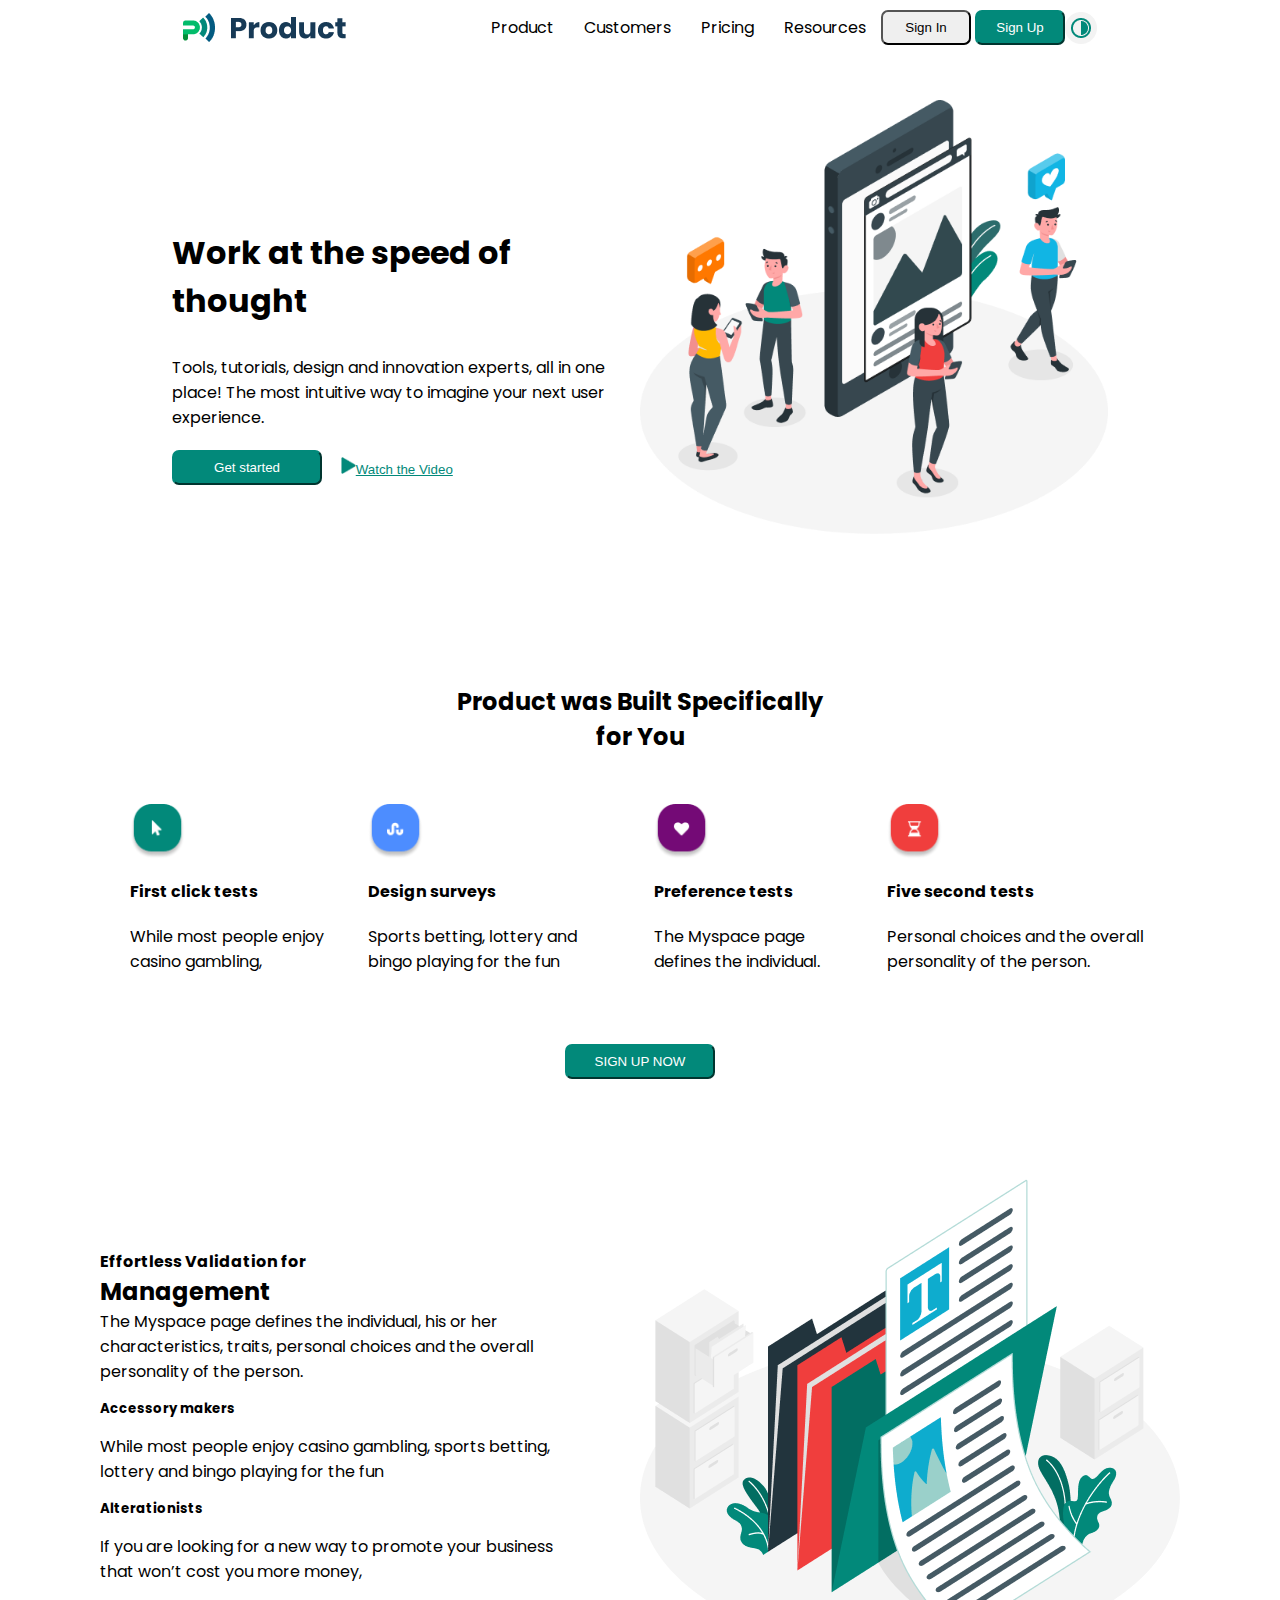
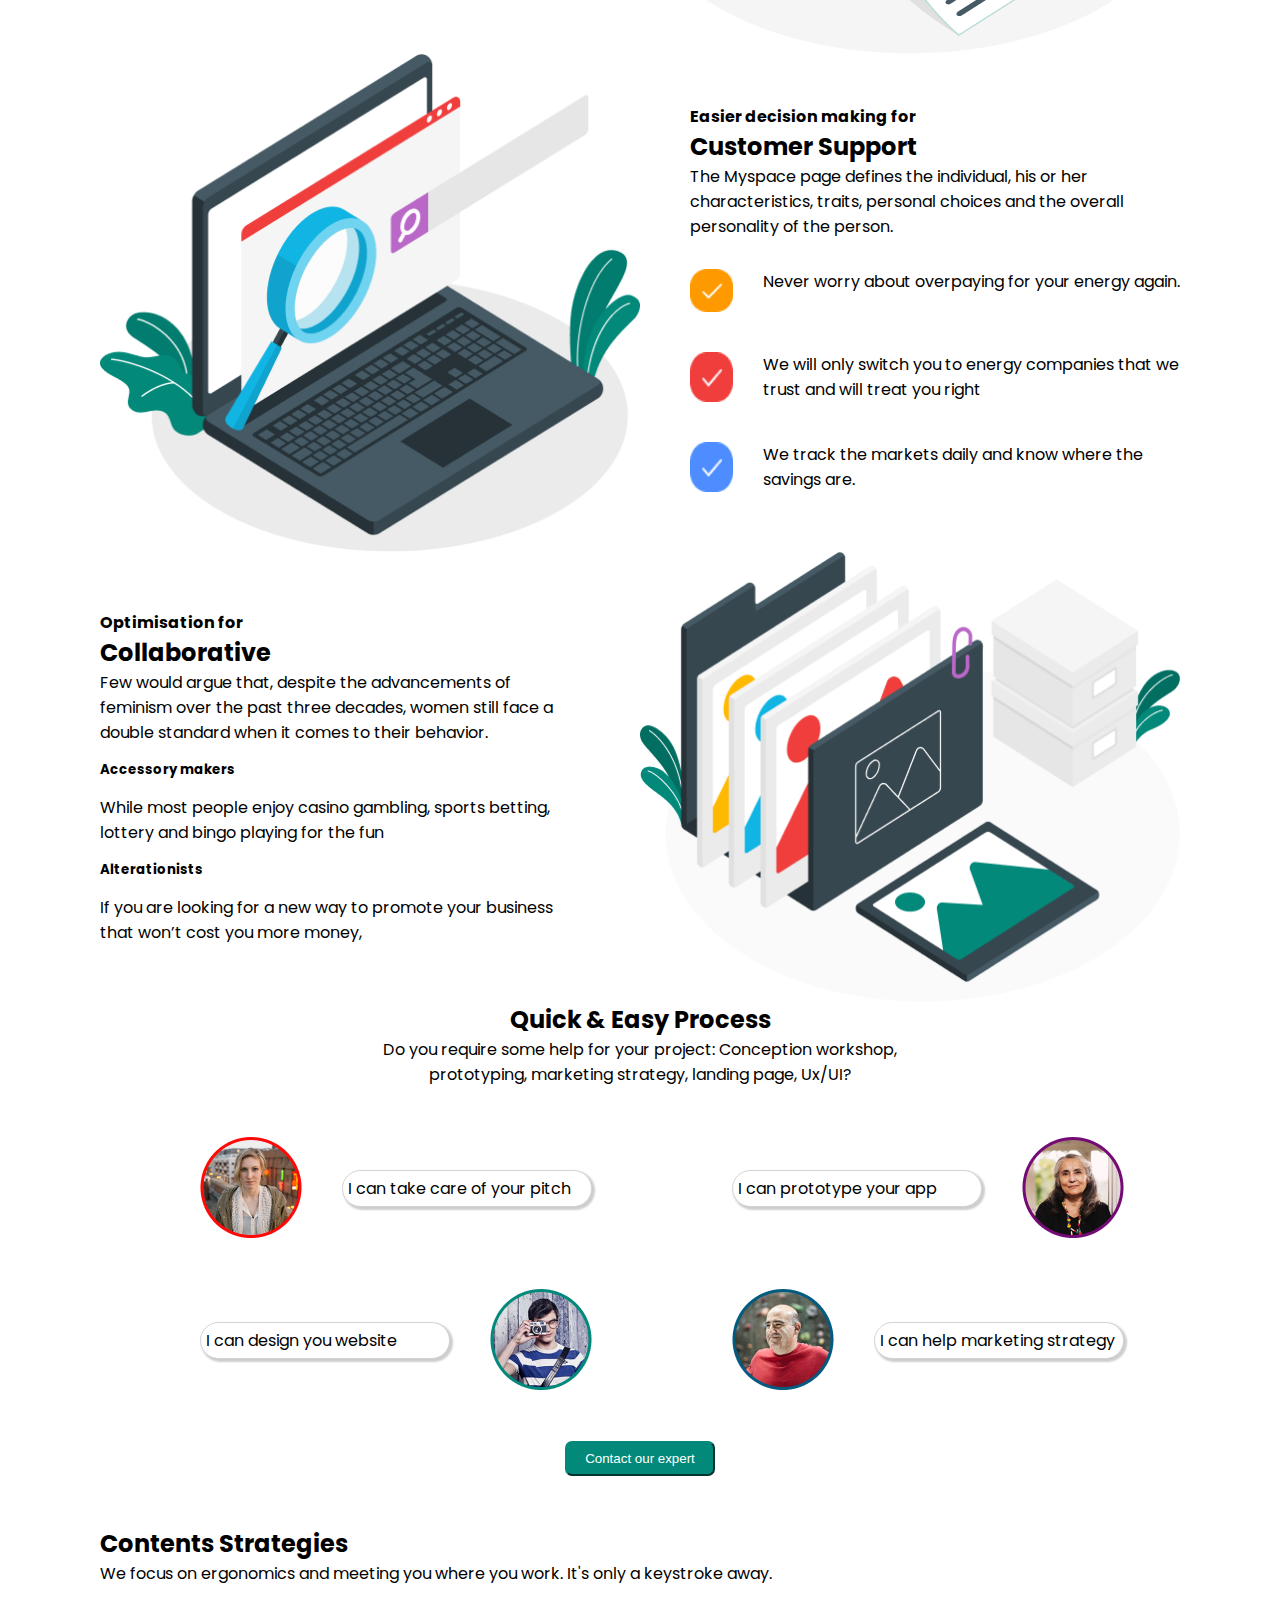
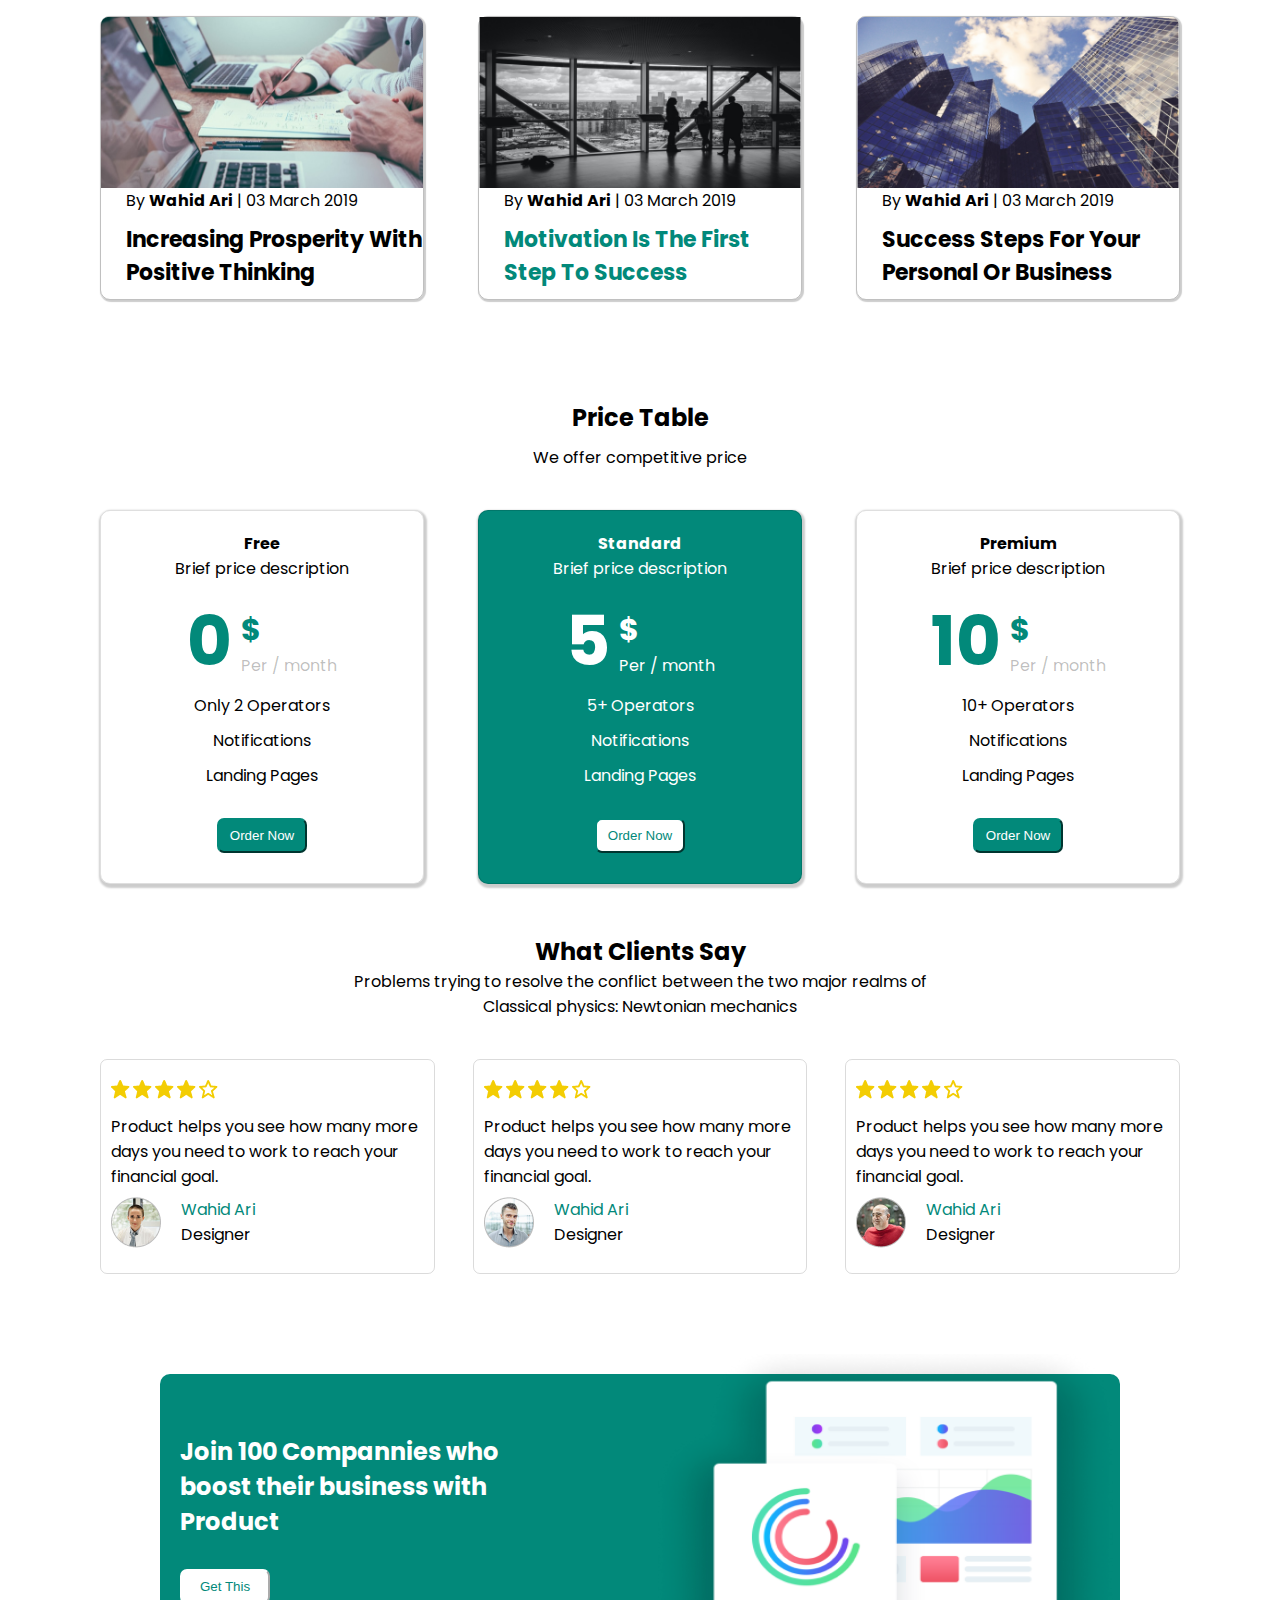
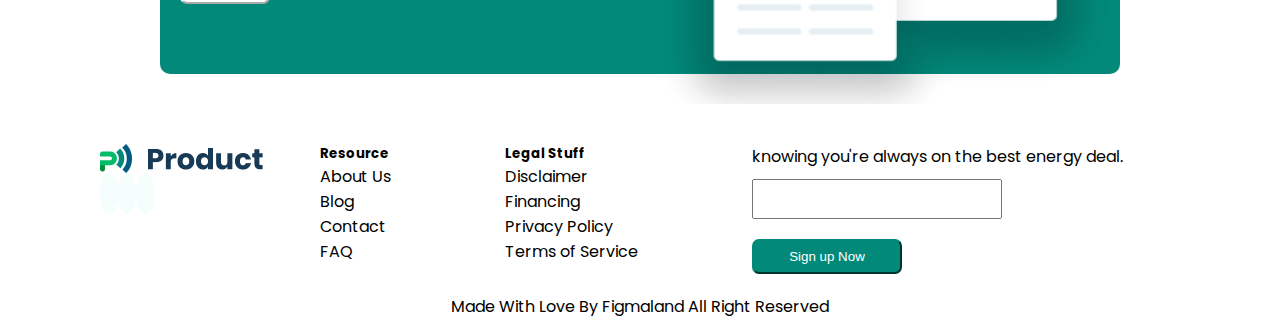
<file: index.html>
<!DOCTYPE html>
<html lang="en">

<head>
    <meta charset="UTF-8">
    <meta http-equiv="X-UA-Compatible" content="IE=edge">
    <meta name="viewport" content="width=device-width, initial-scale=1.0">
    <link rel="stylesheet" href="/css/style.min.css">
    <link rel="shortcut icon" href="/image/logo.png" type="image/x-icon">
    <link rel="preconnect" href="https://fonts.googleapis.com">
    <link rel="preconnect" href="https://fonts.gstatic.com" crossorigin>
    <link href="https://fonts.googleapis.com/css2?family=Poppins:wght@400;700&display=swap" rel="stylesheet">
    <link rel="stylesheet" href="https://cdnjs.cloudflare.com/ajax/libs/font-awesome/6.1.2/css/all.min.css"
        integrity="sha512-1sCRPdkRXhBV2PBLUdRb4tMg1w2YPf37qatUFeS7zlBy7jJI8Lf4VHwWfZZfpXtYSLy85pkm9GaYVYMfw5BC1A=="
        crossorigin="anonymous" referrerpolicy="no-referrer" />
    <title>Product</title>
</head>

<body>
    <div class="container">
        <header class="header">
            <a class="logo-link" href="/index.html"><img class="logo" src="/image/logi.png" alt=""></a>
            <ul class="nav">
                <li class="nav-item"><a class="nav-link" href="/index.html">Product</a></li>
                <li class="nav-item"><a class="nav-link" href="#">Customers</a></li>
                <li class="nav-item"><a class="nav-link" href="/price.html">Pricing</a></li>
                <li class="nav-item"><a class="nav-link" href="#">Resources</a></li>
                <form class="form1" action="get">
                    <button class="white">Sign In</button>
                    <button class="green">Sign Up</button>
                </form>
                <img class="frame" src="/image/frame.png" alt="">
            </ul>

        </header>
        <main class="main">
            <section class="hero">
                <div class="div1">
                    <h1 class="h1">Work at the speed
                        of thought</h1>
                    <p class="hero-text">Tools, tutorials, design and innovation experts, all in one place! The most
                        intuitive way to imagine your next user experience.</p>
                    <form class="form2" action="post">
                        <button class="green2">Get started</button>
                        <button class="white2"><img class="button" src="/image/button2.png" alt="">Watch the
                            Video</button>
                    </form>
                </div>
                <img class="hero-img" src="/image/amico.png" alt="">
            </section>
            <section class="product">
                <div class="sarlavhalar">
                    <h2 class="h2">Product was Built Specifically
                        for You</h2>
                </div>
                <ul class="product-ul">
                    <li class="product-item"><img class="product-img" src="/image/icon.png" alt="">
                        <h4 class="h4">First click tests</h4>
                        <p class="product-text">While most people enjoy casino gambling,</p>
                    </li>
                    <li class="product-item"><img class="product-img" src="/image/2.png" alt="">
                        <h4 class="h4">Design surveys</h4>
                        <p class="product-text">Sports betting, lottery and bingo playing for the fun</p>
                    </li>
                    <li class="product-item"><img class="product-img" src="/image/icon(3).png" alt="">
                        <h4 class="h4">Preference tests</h4>
                        <p class="product-text">The Myspace page defines the individual.</p>
                    </li>
                    <li class="product-item"><img class="product-img" src="/image/icon(4).png" alt="">
                        <h4 class="h4">Five second tests</h4>
                        <p class="product-text">Personal choices and the overall personality of the person. </p>
                    </li>
                </ul>
                <form action="post" class="form3">
                    <button class="green2">SIGN UP NOW</button>
                </form>
            </section>
            <section class="managment">
                <div class="div4">
                    <div class="div3">
                        <span class="text">Effortless Validation for</span>
                        <h3 class="h3">Management</h3>
                        <p class="managment-text">The Myspace page defines the individual, his or her characteristics,
                            traits, personal choices and the overall personality of the person. </p>
                        <h5 class="h5">Accessory makers</h5>
                        <p class="managment-text">While most people enjoy casino gambling, sports betting, lottery and
                            bingo playing for the fun</p>
                        <h5 class="h5">Alterationists</h5>
                        <p class="managment-text">If you are looking for a new way to promote your business that won’t
                            cost you more money, </p>
                    </div>
                    <img class="managment-img" src="/image/imf1.png" alt="">
                </div>
                <div class="div4">
                    <img class="managment-img" src="/image/imf2.png" style="margin-right: 50px;" alt="">
                    <div class="div3">

                        <span class="text">Easier decision making for</span>
                        <h3 class="h3">Customer Support</h3>
                        <p class="managment-text">The Myspace page defines the individual, his or her characteristics,
                            traits, personal choices and the overall personality of the person. </p>
                        <div class="div5">
                            <img class="managment-img2" src="/image/icons1.png" alt="">
                            <p class="managment-text">Never worry about overpaying for your energy again. </p>
                        </div>
                        <div class="div5">
                            <img class="managment-img2" src="/image/icons2.png" alt="">
                            <p class="managment-text">We will only switch you to energy companies that we trust and will
                                treat
                                you right</p>
                        </div>
                        <div class="div5">
                            <img class="managment-img2" src="image/icons3.png" alt="">
                            <p class="managment-text">We track the markets daily and know where the savings are.</p>
                        </div>
                    </div>

                </div>
                <div class="div4">
                    <div class="div3">
                        <span class="text">Optimisation for</span>
                        <h3 class="h3">Collaborative</h3>
                        <p class="managment-text">Few would argue that, despite the advancements of feminism over the
                            past three decades, women still face a double standard when it comes to their behavior. </p>
                        <h5 class="h5">Accessory makers</h5>
                        <p class="managment-text">While most people enjoy casino gambling, sports betting, lottery and
                            bingo playing for the fun</p>
                        <h5 class="h5">Alterationists</h5>
                        <p class="managment-text">If you are looking for a new way to promote your business that won’t
                            cost you more money, </p>
                    </div>
                    <img class="managment-img" src="/image/imf3.png" alt="">
                </div>

            </section>
            <section class="quick">
                <div class="sarlavhalar2">
                    <h2 class="h2">Quick & Easy Process</h2>
                    <p class="quick-text">Do you require some help for your project: Conception workshop,
                        prototyping, marketing strategy, landing page, Ux/UI?</p>
                </div>
                <div class="div7">
                    <div class="div6">
                        <img class="quick-img" src="/image/Avator.png" alt="">
                        <span class="quick-spans">I can take care of your pitch</span>
                    </div>
                    <div class="div6">
                        <span class="quick-span">I can prototype your app</span>
                        <img class="quick-img" src="/image/Avator2.png" alt="">
                    </div>
                </div>
                <div class="div7">
                    <div class="div6">
                        <span class="quick-span">I can design you website</span>
                        <img class="quick-imgs" src="/image/Avator3.png" alt="">
                    </div>
                    <div class="div6">
                        <img class="quick-img" src="/image/Avator4.png" alt="">
                        <span class="quick-span">I can help marketing strategy</span>
                    </div>
                </div>
                <form action="get" class="form5">
                    <button class="green2">Contact our expert</button>
                </form>
            </section>
            <section class="contents">
                <h2 class="h2">Contents Strategies</h2>
                <p class="contents-text">We focus on ergonomics and meeting you where you work. It's only a keystroke
                    away. </p>
                <ul class="contents-ul">
                    <li class="contents-item">
                        <img class="contents-img" src="/image/Bitmap1.png" alt=""><span class="date">By <b> Wahid
                                Ari</b> | 03 March 2019</span>
                        <p class="think">Increasing Prosperity With Positive Thinking</p>
                    </li>
                    <li class="contents-item">
                        <img class="contents-img" src="/image/Bitmap.png" alt=""><span class="date">By <b> Wahid
                                Ari</b> | 03 March 2019</span>
                        <p class="think" style="color: #02897A;">Motivation Is The First Step To Success</p>
                    </li>
                    <li class="contents-item">
                        <img class="contents-img" src="/image/Bitmap2.png" alt=""><span class="date">By <b> Wahid
                                Ari</b> | 03 March 2019</span>
                        <p class="think">Success Steps For Your Personal Or Business</p>
                    </li>
                </ul>
            </section>
            <section class="price">
                <div class="sarlavhalar2">
                    <h2 class="h2">Price Table</h2>
                    <p class="price-title">We offer competitive price</p>
                </div>
                <ul class="price-ul">
                    <li class="price-item">
                        <h4 class="h4">Free</h4>
                        <p class="p-text">Brief price description</p>
                        <div class="div8">
                            <h2 class="green3">0</h2>
                            <div class="div9">
                                <h4 class="green5">$</h4>
                                <span class="per">Per / month</span>
                            </div>
                        </div>
                        <p class="p-text">Only 2 Operators</p>
                        <p class="p-text">Notifications</p>
                        <p class="p-text">Landing Pages</p>
                        <form class="form7" action="get">
                            <button class="green">Order Now</button>
                        </form>
                    </li>
                    <li class="price-item" style="background-color: #02897a;">
                        <h4 class="h4" style="color: white;">Standard</h4>
                        <p class="p-text" style="color: white;">Brief price description</p>
                        <div class="div8">
                            <h2 class="green3" style="color: white;">5</h2>
                            <div class="div9">
                                <h4 class="green5" style="color: white;">$</h4>
                                <span class="per" style="color:white;">Per / month</span>
                            </div>
                        </div>
                        <p class="p-text" style="color: white;">5+ Operators</p>
                        <p class="p-text" style="color: white;">Notifications</p>
                        <p class="p-text" style="color: white;">Landing Pages</p>
                        <form class="form7" action="get">
                            <button class="green" style="color: #02897A; background-color: white;">Order Now</button>
                        </form>
                    </li>
                    <li class="price-item">
                        <h4 class="h4">Premium</h4>
                        <p class="p-text">Brief price description</p>
                        <div class="div8">
                            <h2 class="green3">10</h2>
                            <div class="div9">
                                <h4 class="green5">$</h4>
                                <span class="per">Per / month</span>
                            </div>
                        </div>
                        <p class="p-text">10+ Operators</p>
                        <p class="p-text">Notifications</p>
                        <p class="p-text">Landing Pages</p>
                        <form class="form7" action="get">
                            <button class="green">Order Now</button>
                        </form>
                    </li>
                </ul>
            </section>
            <section class="clients">
                <div class="sarlavhalar2">
                    <h2 class="h2">What Clients Say</h2>
                    <p class="clients-title">Problems trying to resolve the conflict between
                        the two major realms of Classical physics: Newtonian mechanics </p>
                </div>
                <ul class="clients-ul">
                    <li class="clients-item">
                        <img class="stars" src="/image/stars.png" alt="">
                        <p class="clients-text">Product helps you see how many
                            more days you need to work to
                            reach your financial goal.</p>
                        <div class="user">
                            <img class="user's" src="/image/soctor.png" alt="">
                            <div class="div10">
                                <p class="green6">Wahid Ari </p>
                                <p class="black">Designer</p>
                            </div>
                        </div>
                    </li>
                    <li class="clients-item">
                        <img class="stars" src="/image/stars.png" alt="">
                        <p class="clients-text">Product helps you see how many
                            more days you need to work to
                            reach your financial goal.</p>
                        <div class="user">
                            <img class="user's" src="/image/soctor2.png" alt="">
                            <div class="div10">
                                <p class="green6">Wahid Ari </p>
                                <p class="black">Designer</p>
                            </div>
                        </div>
                    </li>
                    <li class="clients-item">
                        <img class="stars" src="/image/stars.png" alt="">
                        <p class="clients-text">Product helps you see how many
                            more days you need to work to
                            reach your financial goal.</p>
                        <div class="user">
                            <img class="user's" src="/image/soctor3.png" alt="">
                            <div class="div10">
                                <p class="green6">Wahid Ari </p>
                                <p class="black">Designer</p>
                            </div>
                        </div>
                    </li>
                </ul>
            </section>
            <section class="join">
                <div class="div11">
                    <h2 class="title">Join 100 Compannies who boost their business with Product</h2>
                    <form action="get" class="form9">
                        <button class="white" style="color: #02897a; background-color: white;border-color: white;">Get
                            This</button>
                    </form>
                </div>
                <img src="/image/frame2.png" alt="" class="frame3">
            </section>
        </main>
        <footer class="footer">
            <div class="footer2">
            <div class="foot">
                <img class="foot-logo" src="/image/logi.png" alt="">
                <div class="icons5">
                   <a href=""> <i class="fa-brands fa-instagram"></i></a>
                   <a href=""> <i class="fa-brands fa-facebook"></i></a>
                    <a href=""><i class="fa-brands fa-twitter"></i></a>
                </div>
            </div>
            <ul class="foot-ul">
                <li class="foot-item">
                    <h5 class="h6">Resource</h5>
                    <p class="item-text">About Us</p>
                    <p class="item-text">Blog</p>
                    <p class="item-text">Contact</p>
                    <p class="item-text">FAQ</p>
                </li>
                <li class="foot-item">
                    <h5 class="h6">Legal Stuff</h5>
                    <p class="item-text">Disclaimer</p>
                    <p class="item-text">Financing</p>
                    <p class="item-text">Privacy Policy</p>
                    <p class="item-text">Terms of Service</p>
                </li>
                <li class="foot-item">
                    <form action="get" class="form10">
                        <label for="get">knowing you're always on the best energy deal. </label>
                        <input type="email" required>
                        <button class="green2">Sign up Now</button>
                    </form>
                </li> 
            </ul>
            </div>
            <div class="sarlavhalar2">Made With Love By Figmaland All Right Reserved </div>
        </footer>
    </div>
</body>

</html>
</file>
<file: css/style.min.css>
.logo-link,.nav-link{color:#000}.quick-span,.quick-spans{box-shadow:2px 2px 2px 1px rgba(0,0,0,.2)}.form3,.form5,.price-item,.sarlavhalar,.sarlavhalar2{text-align:center}.freq-item,.text,.think{font-weight:700}*{margin:0;padding:0;box-sizing:border-box}body{font-family:Poppins,sans-serif}.container{width:1200px;margin:0 auto}a{text-decoration:none}li{list-style:none}.header{background-color:#fff;display:flex;width:80%;position:fixed;left:0;right:0;top:0;justify-content:space-around;align-items:center;margin:0 auto}.green,.white{width:90px}.logo-link,.nav{align-items:center;display:flex}.nav{padding-left:20px}.nav-item{padding:15px}.green,.green2{background-color:#02897a;height:35px;border-radius:7px;border-color:#02897a;color:#fff}.white{height:35px;border-radius:7px}.hero{display:flex;align-items:center;width:78%;margin:0 auto 150px}.div1{width:50%;padding-top:180px}.hero-img{width:50%;margin-top:100px}.green2{width:150px}.div8,.white2{color:#02897a}.button{width:15px}.white2{border:none;background-color:#fff;text-decoration:underline;border-radius:7px;padding-left:10px}.form2{display:flex;justify-content:space-between;width:60%}.hero-text{margin-top:30px;margin-bottom:20px}.product{width:100%;margin-bottom:100px}.sarlavhalar{width:32%;margin:0 auto}.product-ul{display:flex;width:90%;margin:50px auto 0;padding-top:0}.product-item{padding-left:30px;display:flex;flex-direction:column}.product-img{width:55px;justify-content:start}.being,.h4,.product-text{margin-top:20px}.form3{margin-top:70px}.div4{display:flex;width:90%;margin:0 auto}.div11,.div3,.managment-img{width:50%}.div3{display:flex;flex-direction:column;justify-content:center}.managment-img2{width:45px}.div5{display:flex;margin-bottom:10px;margin-top:30px}.managment-text{width:90%}.h5{margin-top:15px;margin-bottom:15px}.text{width:60%}.h3{font-size:24px}.sarlavhalar2{width:50%;margin:0 auto}.div6{display:flex;align-items:center}.quick-span{margin-left:40px;border:1px solid rgba(0,0,0,.169);border-radius:20px;padding:5px;width:250px}.div7{display:flex;width:80%;margin:50px auto;padding-right:40px}.quick-imgs,.quick-spans{margin-right:100px}.quick-img,.quick-imgs,.quick-spans{margin-left:40px}.quick-spans{border:1px solid rgba(0,0,0,.169);border-radius:20px;padding:5px;width:250px}.date,.think{padding-left:25px}.contents-ul{display:flex;width:100%;justify-content:space-between}.contents{width:90%;margin:50px auto 100px}.contents-item{width:30%;border-radius:10px;display:flex;flex-direction:column;margin-top:30px;border:1px solid rgba(0,0,0,.246);box-shadow:1px 1px 1px 1px rgba(0,0,0,.2)}.think,input{margin-top:10px}.think{font-size:22px;margin-bottom:10px}.price{width:90%;margin:0 auto}.price-ul{display:flex;width:100%;justify-content:space-between;margin-top:40px}.price-item{width:30%;border:1px solid rgba(0,0,0,.127);border-radius:10px;box-shadow:1px 2px 2px 2px rgba(0,0,0,.2)}.div8{display:flex;justify-content:center;align-items:center}.green3{font-size:68px}.per{color:rgba(0,0,0,.26)}.div9{display:flex;flex-direction:column;align-items:flex-start;margin-left:9px}.green5{font-size:30px}.p-text{margin-bottom:10px}.form7{margin-bottom:30px;margin-top:30px}.clients-ul{display:flex;justify-content:space-between;width:90%;margin:0 auto 100px}.green6{color:#02897a}.clients{margin-top:50px}.user{display:flex}.clients-item{padding-left:10px;border-radius:7px;padding-top:20px;width:31%;padding-bottom:25px;margin-top:40px;border:1px solid rgba(0,0,0,.14)}.clients-text{margin-bottom:8px;margin-top:8px}.div10{margin-left:20px}.join{width:80%;margin:0 auto 70px;border-radius:10px;background-color:#02897a;display:flex;padding-left:20px;padding-top:20px;padding-bottom:30px;align-items:center;height:300px}.frame3{margin-top:20px;width:50%;height:350px}.title{color:#fff;width:75%}.form9{margin-top:30px}.fa-facebook,.fa-instagram,.fa-twitter{color:#02897a;background-color:#3befda0f;border-radius:50%;width:30px;padding:9px}.footer2{width:90%;margin:0 auto 20px;display:flex}.pricing-p,input{margin-bottom:20px}.foot-ul{display:flex;width:100%;justify-content:space-around}input{width:250px;height:40px}.form10{display:flex;flex-direction:column}.pricing-p{margin-top:90px}.price-title{margin-bottom:30px;margin-top:10px}.button1{background-color:#02897a;width:180px;height:35px;color:#fff;border-color:#02897a}.enterprice{margin-bottom:80px}.managment-img2{margin-right:30px}.freq{width:80%;margin:0 auto}.freq-item{margin-top:20px;margin-bottom:20px;font-size:20px}.item-p{font-size:15px;font-weight:400;margin-top:10px}.fa-circle-minus,.fa-circle-plus{color:#02897a;margin-right:12px}
</file>
